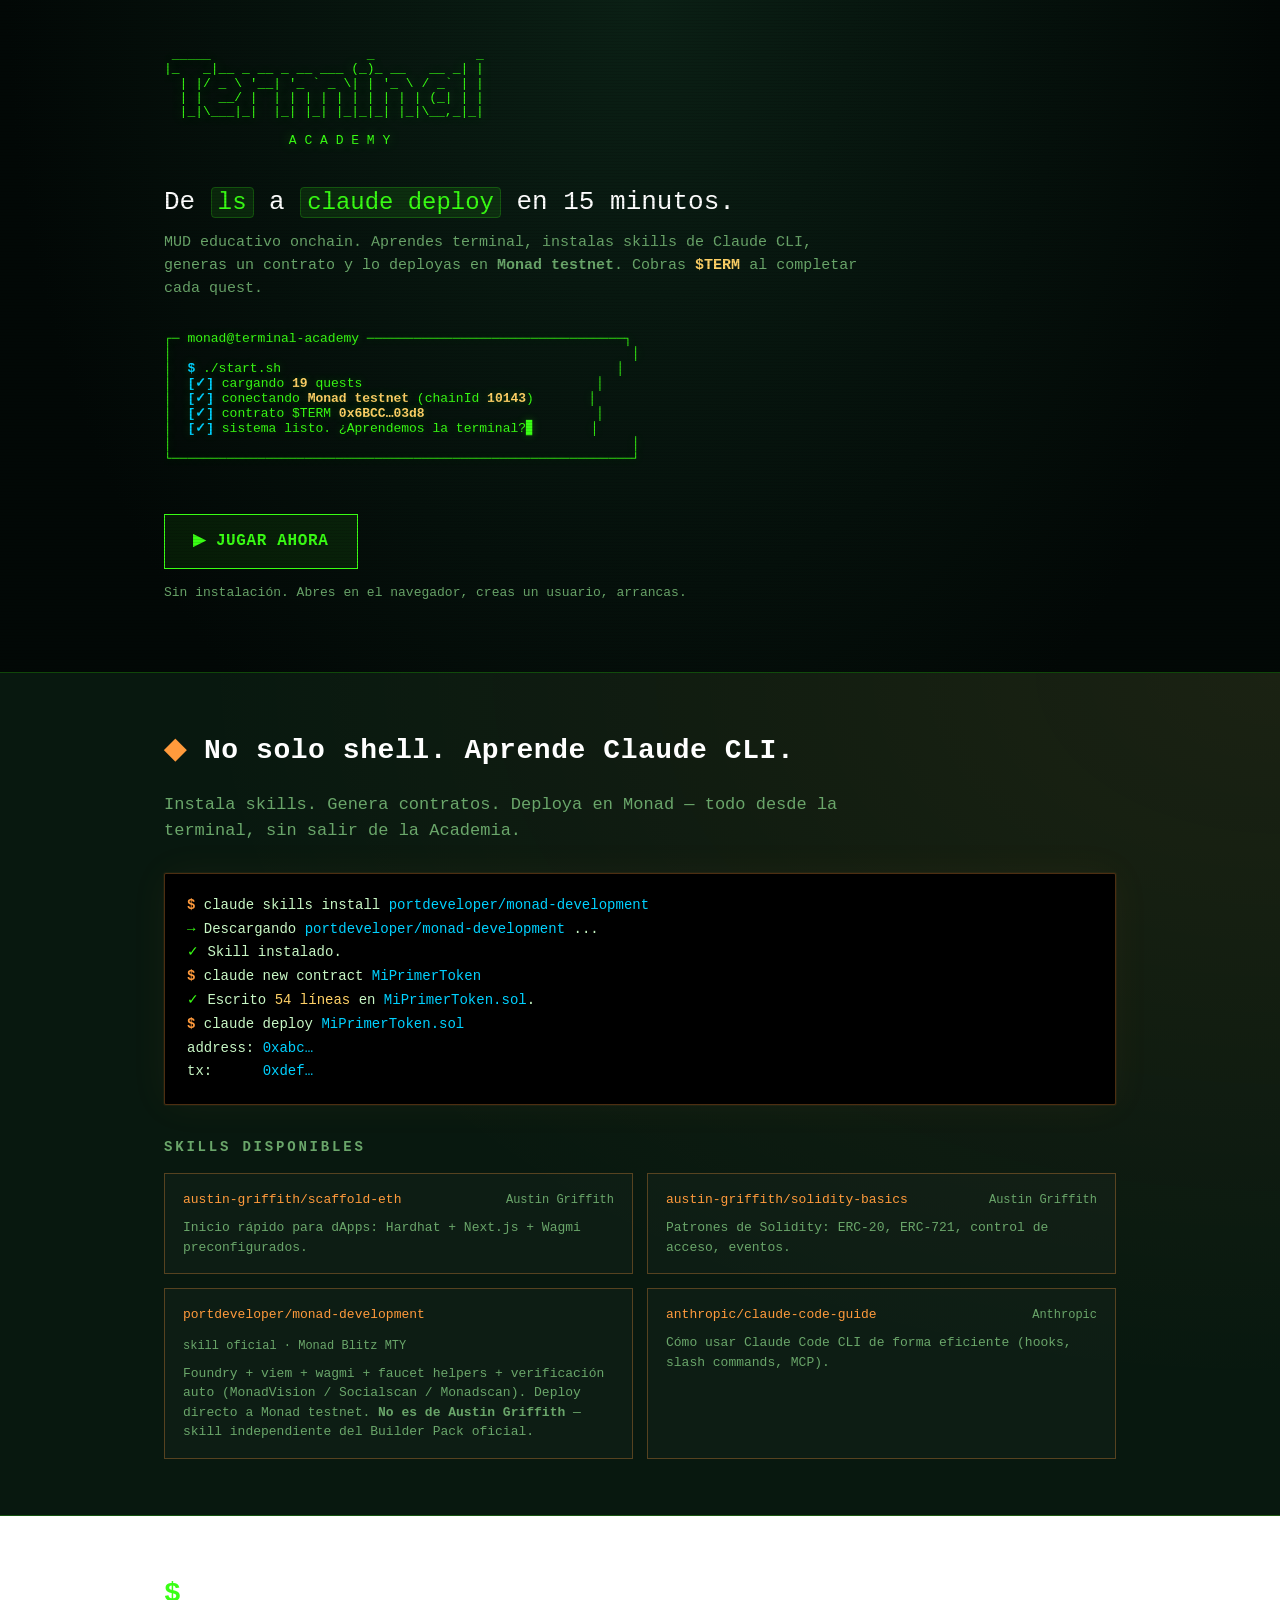
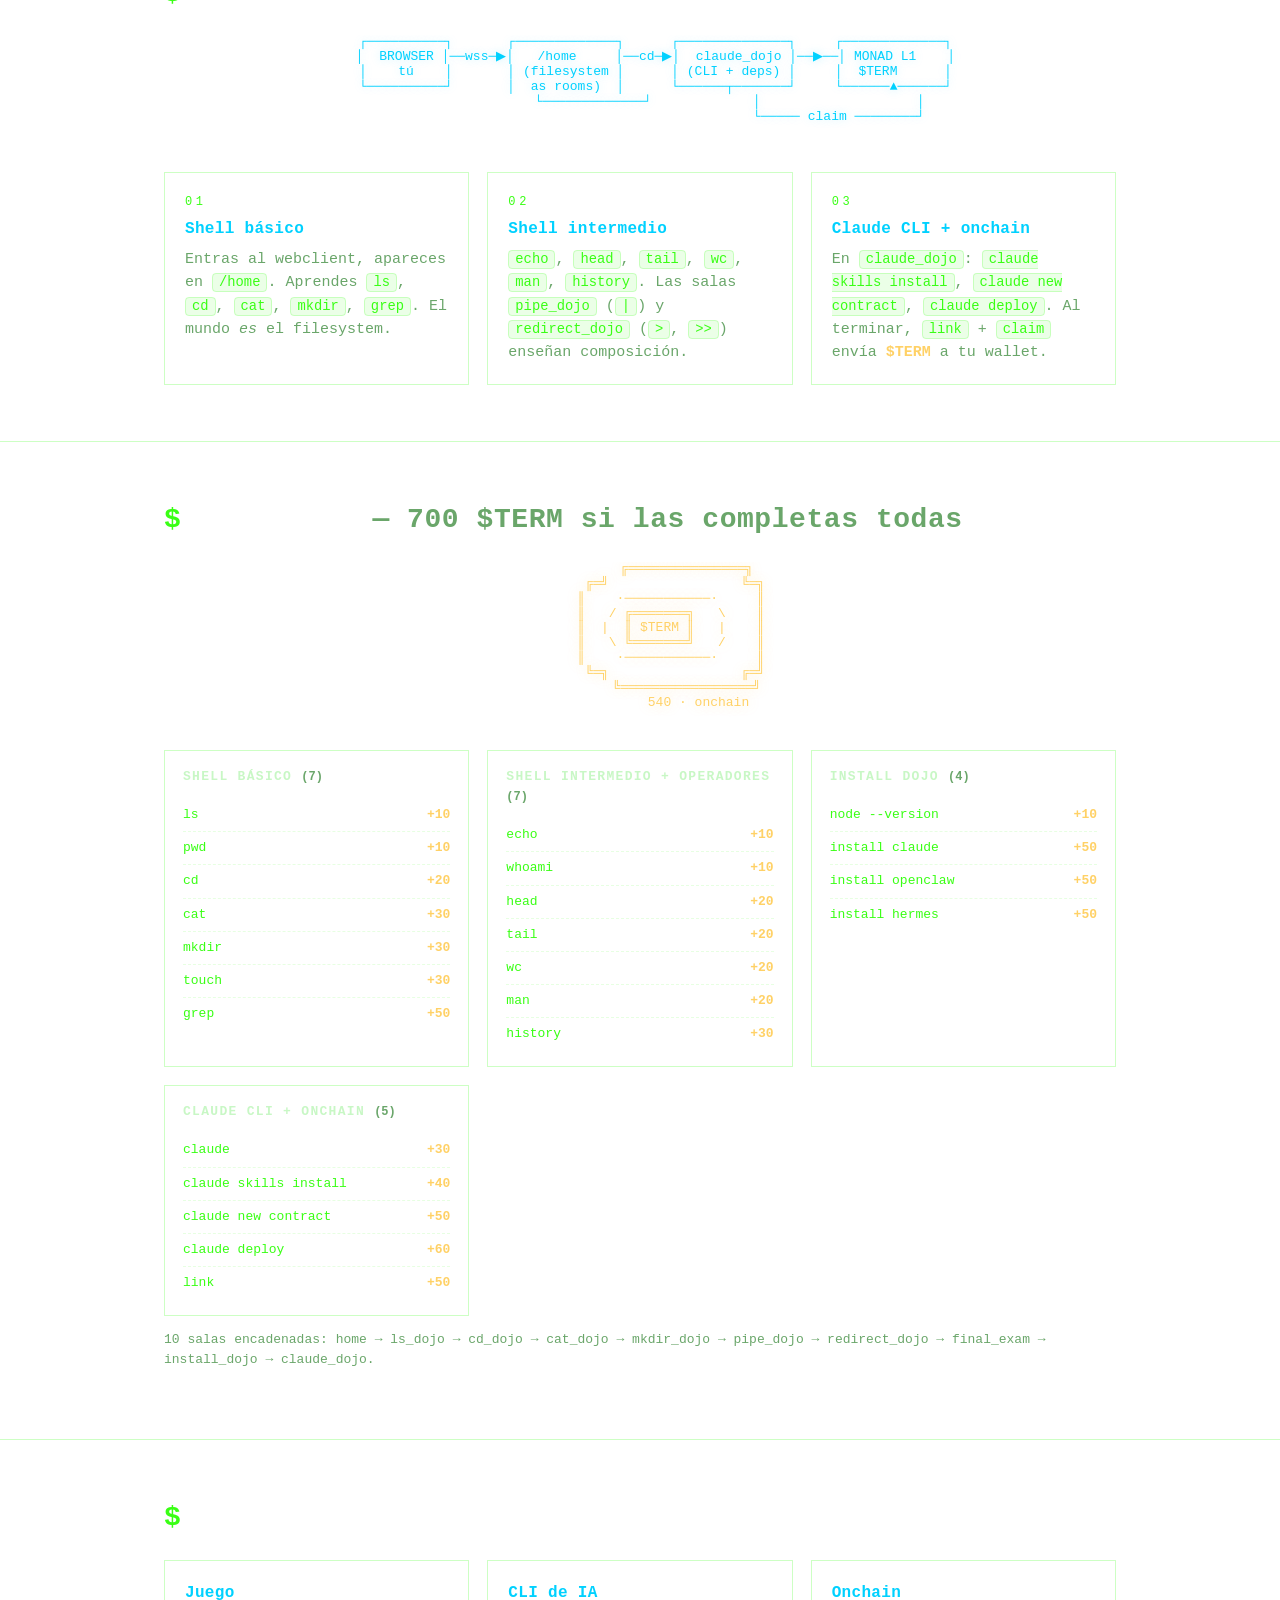
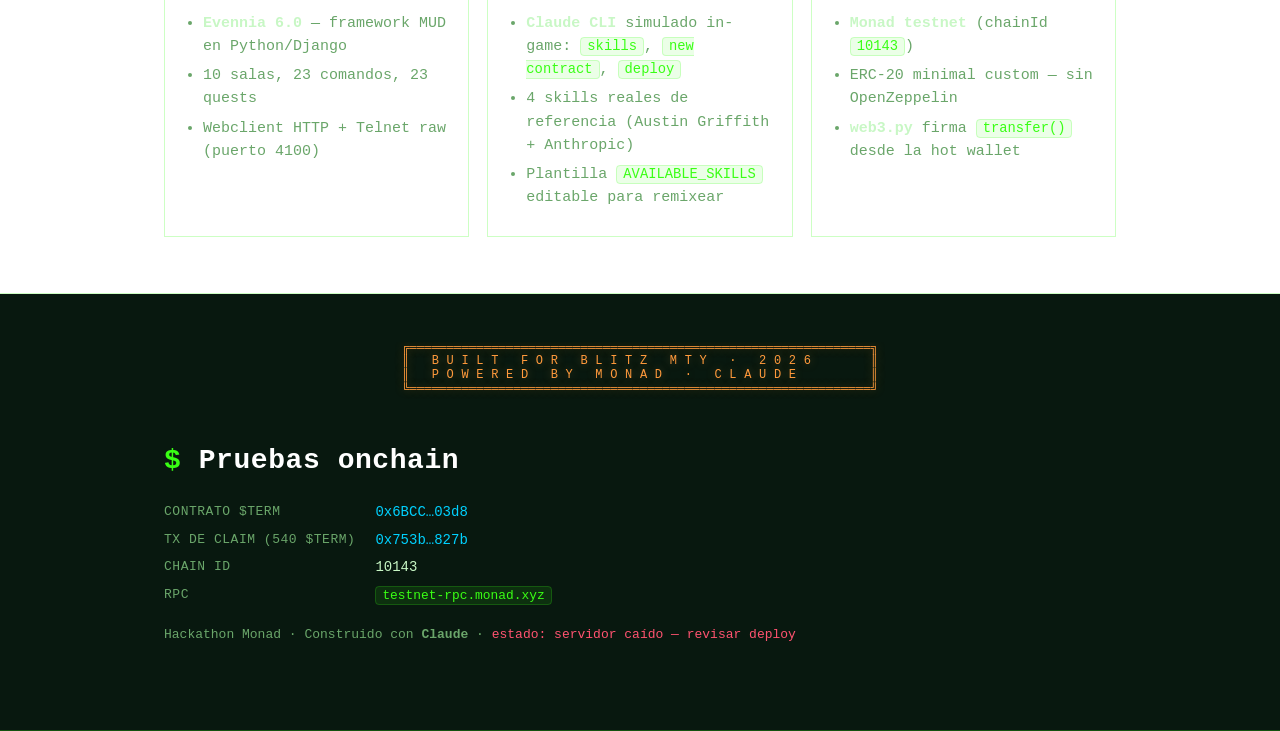
<file: landing/index.html>
<!doctype html>
<html lang="es">
<head>
<meta charset="utf-8">
<meta name="viewport" content="width=device-width,initial-scale=1">
<title>Terminal Academy — shell + Claude CLI + deploy onchain</title>
<meta name="description" content="MUD educativo onchain. Aprendes terminal y Claude CLI, deployas tu primer contrato en Monad y cobras $TERM al completar quests.">
<meta property="og:title" content="Terminal Academy">
<meta property="og:description" content="En 15 min pasas de `ls` a deployar un ERC-20 en Monad. Y cobras $TERM onchain.">
<meta property="og:type" content="website">
<link rel="stylesheet" href="style.css">
</head>
<body>

<header class="crt">
  <div class="wrap">
    <pre class="logo" aria-hidden="true">
 _____                    _             _
|_   _|__ _ __ _ __ ___ (_)_ __   __ _| |
  | |/ _ \ '__| '_ ` _ \| | '_ \ / _` | |
  | |  __/ |  | | | | | | | | | | (_| | |
  |_|\___|_|  |_| |_| |_|_|_| |_|\__,_|_|

                A C A D E M Y
    </pre>
    <p class="tag">De <code class="inline">ls</code> a <code class="inline">claude deploy</code> en 15 minutos.</p>
    <p class="sub">MUD educativo onchain. Aprendes terminal, instalas skills de Claude CLI, generas un contrato y lo deployas en <strong>Monad testnet</strong>. Cobras <span class="term">$TERM</span> al completar cada quest.</p>
    <pre class="ascii-term" aria-hidden="true">
┌─ monad@terminal-academy ─────────────────────────────────┐
│                                                           │
│  <span class="ok">$</span> ./start.sh                                           │
│  <span class="ok">[✓]</span> cargando <span class="hl">19</span> quests                              │
│  <span class="ok">[✓]</span> conectando <span class="hl">Monad testnet</span> (chainId <span class="hl">10143</span>)       │
│  <span class="ok">[✓]</span> contrato $TERM <span class="hl">0x6BCC…03d8</span>                      │
│  <span class="ok">[✓]</span> sistema listo. ¿Aprendemos la terminal?<span class="caret">▋</span>       │
│                                                           │
└───────────────────────────────────────────────────────────┘
    </pre>
    <a class="cta" id="play" href="https://blitz.mexi.wtf/webclient/" target="_blank" rel="noopener">▶ Jugar ahora</a>
    <p class="hint">Sin instalación. Abres en el navegador, creas un usuario, arrancas.</p>
  </div>
</header>

<!-- Bloque Claude CLI (nuevo hero secundario) -->
<section id="claude">
  <div class="wrap">
    <h2>No solo shell. Aprende Claude CLI.</h2>
    <p class="lead">Instala skills. Genera contratos. Deploya en Monad — todo desde la terminal, sin salir de la Academia.</p>

    <pre class="term-block" aria-label="Flujo Claude CLI"><span class="p">$</span> claude skills install <span class="arg">portdeveloper/monad-development</span>
<span class="g">→</span> Descargando <span class="arg">portdeveloper/monad-development</span> ...
<span class="g">✓</span> Skill instalado.
<span class="p">$</span> claude new contract <span class="arg">MiPrimerToken</span>
<span class="g">✓</span> Escrito <span class="y">54 líneas</span> en <span class="arg">MiPrimerToken.sol</span>.
<span class="p">$</span> claude deploy <span class="arg">MiPrimerToken.sol</span>
address: <span class="c">0xabc…</span>
tx:      <span class="c">0xdef…</span></pre>

    <h3 class="skills-title">Skills disponibles</h3>
    <div class="skills-grid">
      <article class="skill">
        <header>
          <code>austin-griffith/scaffold-eth</code>
          <span class="author">Austin Griffith</span>
        </header>
        <p>Inicio rápido para dApps: Hardhat + Next.js + Wagmi preconfigurados.</p>
      </article>
      <article class="skill">
        <header>
          <code>austin-griffith/solidity-basics</code>
          <span class="author">Austin Griffith</span>
        </header>
        <p>Patrones de Solidity: ERC-20, ERC-721, control de acceso, eventos.</p>
      </article>
      <article class="skill">
        <header>
          <code>portdeveloper/monad-development</code>
          <span class="author">skill oficial · Monad Blitz MTY</span>
        </header>
        <p>Foundry + viem + wagmi + faucet helpers + verificación auto (MonadVision / Socialscan / Monadscan). Deploy directo a Monad testnet. <strong>No es de Austin Griffith</strong> — skill independiente del Builder Pack oficial.</p>
      </article>
      <article class="skill">
        <header>
          <code>anthropic/claude-code-guide</code>
          <span class="author">Anthropic</span>
        </header>
        <p>Cómo usar Claude Code CLI de forma eficiente (hooks, slash commands, MCP).</p>
      </article>
    </div>
  </div>
</section>

<section id="how">
  <div class="wrap">
    <h2>¿Cómo funciona?</h2>
    <pre class="ascii-flow" aria-hidden="true">
    ┌──────────┐       ┌─────────────┐      ┌──────────────┐     ┌─────────────┐
    │  BROWSER │──wss─▶│   /home     │──cd─▶│  claude_dojo │──▶──│ MONAD L1    │
    │    tú    │       │ (filesystem │      │ (CLI + deps) │     │  $TERM      │
    └──────────┘       │  as rooms)  │      └──────┬───────┘     └──────▲──────┘
                       └─────────────┘             │                    │
                                                   └───── claim ────────┘
    </pre>
    <ol class="steps">
      <li>
        <span class="step-n">01</span>
        <h3>Shell básico</h3>
        <p>Entras al webclient, apareces en <code>/home</code>. Aprendes <code>ls</code>, <code>cd</code>, <code>cat</code>, <code>mkdir</code>, <code>grep</code>. El mundo <em>es</em> el filesystem.</p>
      </li>
      <li>
        <span class="step-n">02</span>
        <h3>Shell intermedio</h3>
        <p><code>echo</code>, <code>head</code>, <code>tail</code>, <code>wc</code>, <code>man</code>, <code>history</code>. Las salas <code>pipe_dojo</code> (<code>|</code>) y <code>redirect_dojo</code> (<code>&gt;</code>, <code>&gt;&gt;</code>) enseñan composición.</p>
      </li>
      <li>
        <span class="step-n">03</span>
        <h3>Claude CLI + onchain</h3>
        <p>En <code>claude_dojo</code>: <code>claude skills install</code>, <code>claude new contract</code>, <code>claude deploy</code>. Al terminar, <code>link</code> + <code>claim</code> envía <span class="term">$TERM</span> a tu wallet.</p>
      </li>
    </ol>
  </div>
</section>

<section id="quests">
  <div class="wrap">
    <h2>23 quests <span class="muted">— 700 $TERM si las completas todas</span></h2>
    <pre class="ascii-coin" aria-hidden="true">
            ╔═══════════════╗
         ╔═╝                 ╚═╗
        ║    ·───────────·     ║
        ║   / ╔═══════╗   \    ║
        ║  |  ║ $TERM ║   |    ║
        ║   \ ╚═══════╝   /    ║
        ║    ·───────────·     ║
         ╚═╗                 ╔═╝
            ╚═════════════════╝
               540 · onchain
    </pre>
    <div class="quest-cols">
      <div class="qcol">
        <h3>Shell básico <span class="muted">(7)</span></h3>
        <ul class="quest-list">
          <li><code>ls</code><span class="pay">+10</span></li>
          <li><code>pwd</code><span class="pay">+10</span></li>
          <li><code>cd</code><span class="pay">+20</span></li>
          <li><code>cat</code><span class="pay">+30</span></li>
          <li><code>mkdir</code><span class="pay">+30</span></li>
          <li><code>touch</code><span class="pay">+30</span></li>
          <li><code>grep</code><span class="pay">+50</span></li>
        </ul>
      </div>
      <div class="qcol">
        <h3>Shell intermedio + operadores <span class="muted">(7)</span></h3>
        <ul class="quest-list">
          <li><code>echo</code><span class="pay">+10</span></li>
          <li><code>whoami</code><span class="pay">+10</span></li>
          <li><code>head</code><span class="pay">+20</span></li>
          <li><code>tail</code><span class="pay">+20</span></li>
          <li><code>wc</code><span class="pay">+20</span></li>
          <li><code>man</code><span class="pay">+20</span></li>
          <li><code>history</code><span class="pay">+30</span></li>
        </ul>
      </div>
      <div class="qcol">
        <h3>Install Dojo <span class="muted">(4)</span></h3>
        <ul class="quest-list">
          <li><code>node --version</code><span class="pay">+10</span></li>
          <li><code>install claude</code><span class="pay">+50</span></li>
          <li><code>install openclaw</code><span class="pay">+50</span></li>
          <li><code>install hermes</code><span class="pay">+50</span></li>
        </ul>
      </div>
      <div class="qcol">
        <h3>Claude CLI + onchain <span class="muted">(5)</span></h3>
        <ul class="quest-list">
          <li><code>claude</code><span class="pay">+30</span></li>
          <li><code>claude skills install</code><span class="pay">+40</span></li>
          <li><code>claude new contract</code><span class="pay">+50</span></li>
          <li><code>claude deploy</code><span class="pay">+60</span></li>
          <li><code>link</code><span class="pay">+50</span></li>
        </ul>
      </div>
    </div>
    <p class="muted small">10 salas encadenadas: home → ls_dojo → cd_dojo → cat_dojo → mkdir_dojo → pipe_dojo → redirect_dojo → final_exam → install_dojo → claude_dojo.</p>
  </div>
</section>

<section id="stack">
  <div class="wrap">
    <h2>Stack</h2>
    <div class="stack-grid">
      <div>
        <h3>Juego</h3>
        <ul>
          <li><strong>Evennia 6.0</strong> — framework MUD en Python/Django</li>
          <li>10 salas, 23 comandos, 23 quests</li>
          <li>Webclient HTTP + Telnet raw (puerto 4100)</li>
        </ul>
      </div>
      <div>
        <h3>CLI de IA</h3>
        <ul>
          <li><strong>Claude CLI</strong> simulado in-game: <code>skills</code>, <code>new contract</code>, <code>deploy</code></li>
          <li>4 skills reales de referencia (Austin Griffith + Anthropic)</li>
          <li>Plantilla <code>AVAILABLE_SKILLS</code> editable para remixear</li>
        </ul>
      </div>
      <div>
        <h3>Onchain</h3>
        <ul>
          <li><strong>Monad testnet</strong> (chainId <code>10143</code>)</li>
          <li>ERC-20 minimal custom — sin OpenZeppelin</li>
          <li><strong>web3.py</strong> firma <code>transfer()</code> desde la hot wallet</li>
        </ul>
      </div>
    </div>
  </div>
</section>

<footer>
  <div class="wrap">
    <pre class="ascii-banner" aria-hidden="true">
╔══════════════════════════════════════════════════════════════╗
║   B U I L T   F O R   B L I T Z   M T Y   ·   2 0 2 6        ║
║   P O W E R E D   B Y   M O N A D   ·   C L A U D E          ║
╚══════════════════════════════════════════════════════════════╝
    </pre>
    <h2>Pruebas onchain</h2>
    <dl class="receipts">
      <dt>Contrato $TERM</dt>
      <dd><a href="https://testnet.monadexplorer.com/address/0x6BCC8bA023faD77Fd9c16735fD0DCb030F1b03d8" target="_blank" rel="noopener">0x6BCC…03d8</a></dd>
      <dt>Tx de claim (540 $TERM)</dt>
      <dd><a href="https://testnet.monadexplorer.com/tx/0x753b572d4cc3265d082d5da4793bb6d8f29bcfeb355d8b49adc463dabddb827b" target="_blank" rel="noopener">0x753b…827b</a></dd>
      <dt>Chain ID</dt>
      <dd>10143</dd>
      <dt>RPC</dt>
      <dd><code>testnet-rpc.monad.xyz</code></dd>
    </dl>
    <p class="muted small">Hackathon Monad · Construido con <strong>Claude</strong> · <span id="status">estado: verificando…</span></p>
  </div>
</footer>

<script src="app.js"></script>
</body>
</html>
</file>
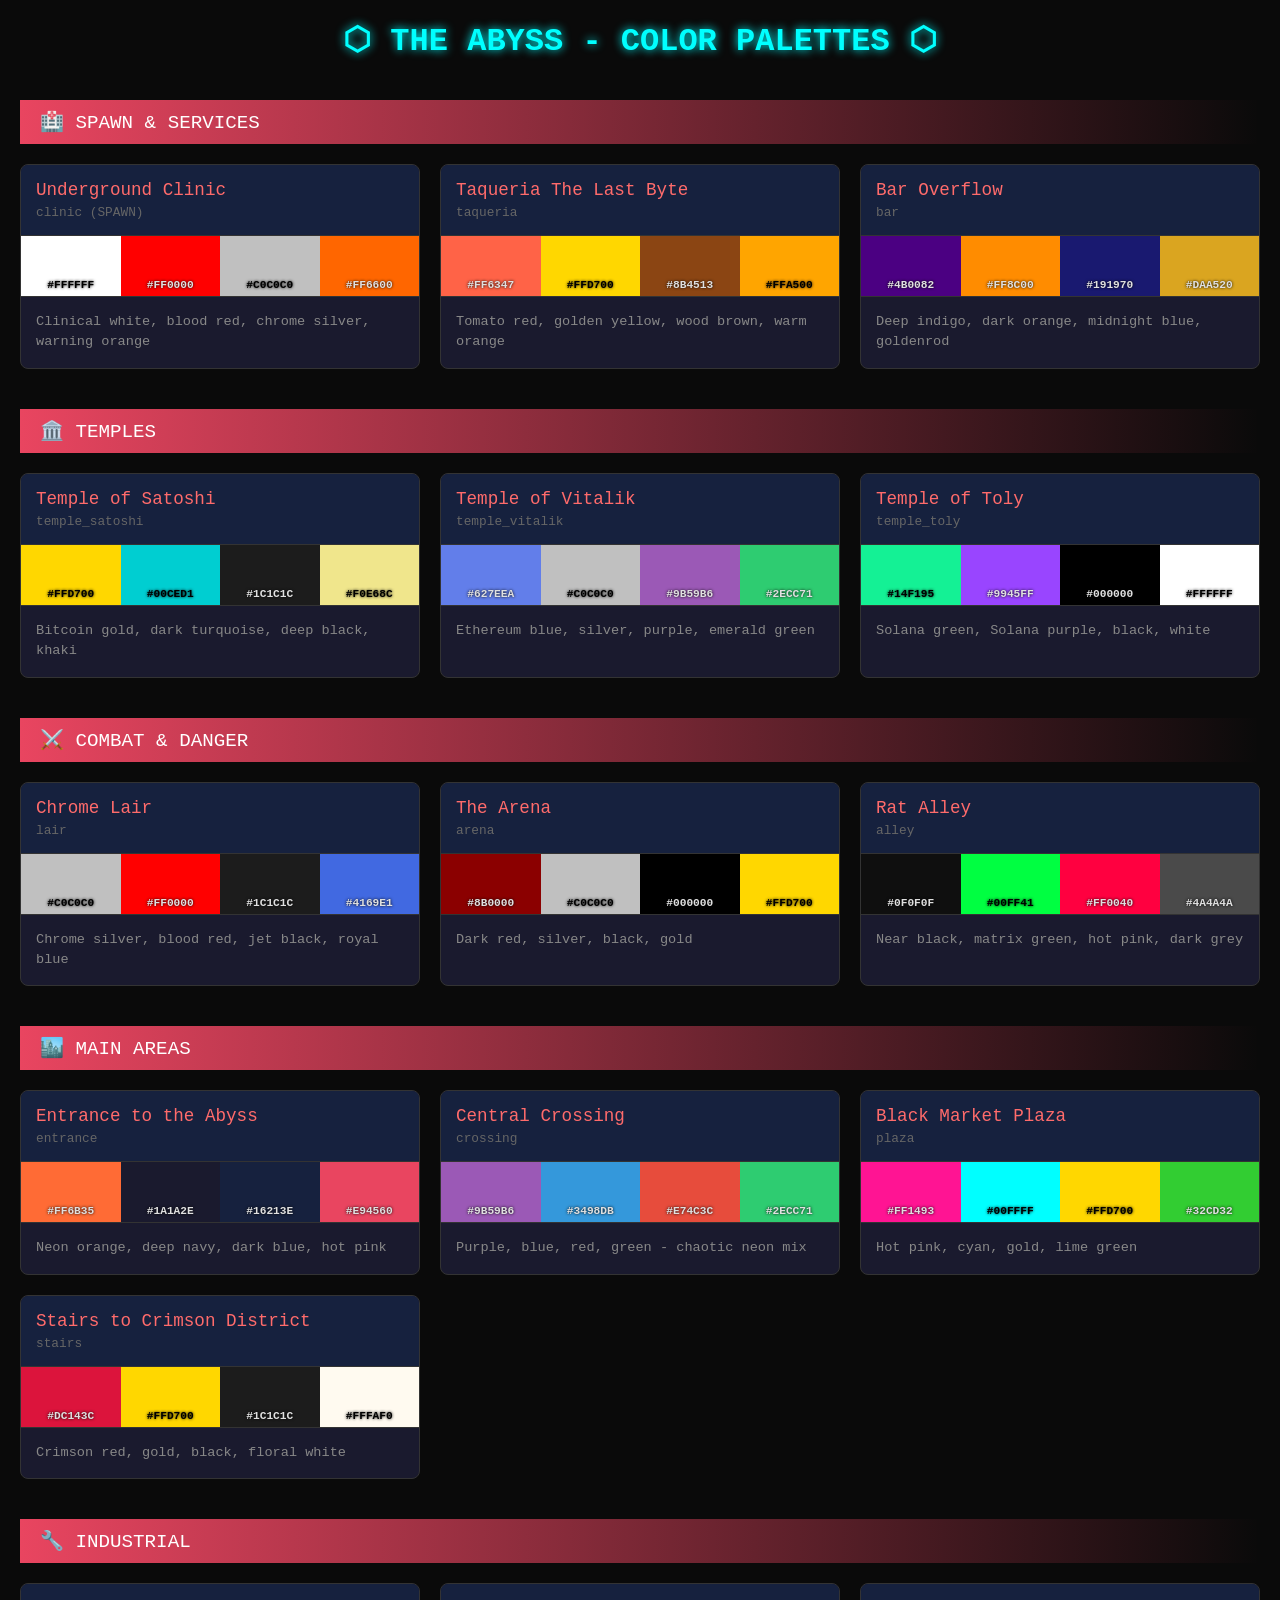
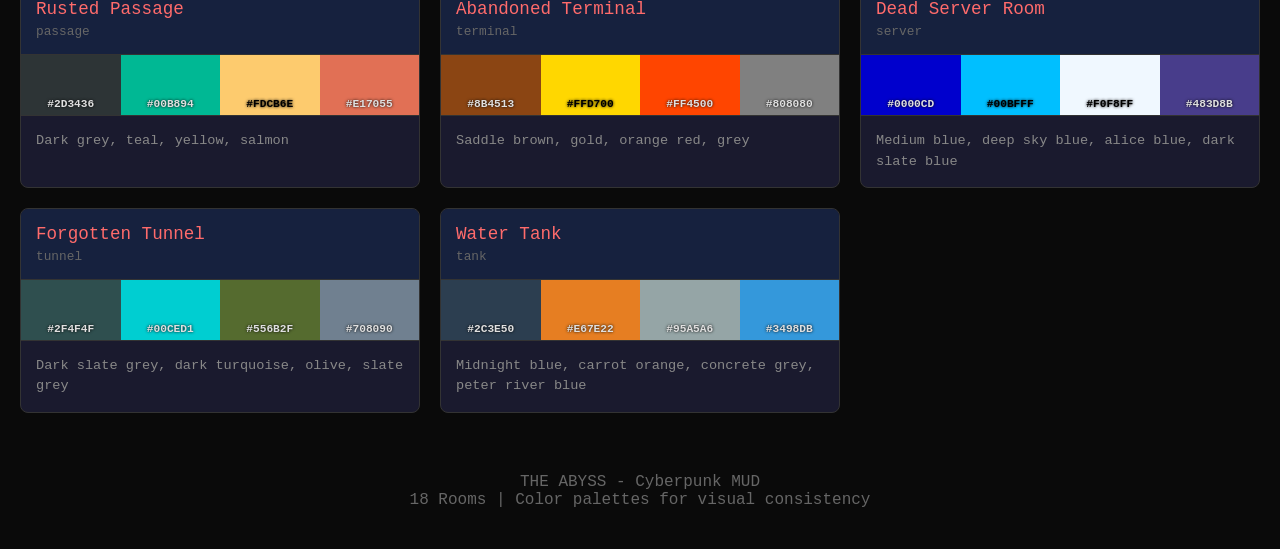
<file: abyss-node/artwork/color_palette.html>
<!DOCTYPE html>
<html lang="en">
<head>
    <meta charset="UTF-8">
    <meta name="viewport" content="width=device-width, initial-scale=1.0">
    <title>The Abyss - Room Color Palettes</title>
    <style>
        * { margin: 0; padding: 0; box-sizing: border-box; }
        body {
            font-family: 'Courier New', monospace;
            background: #0a0a0a;
            color: #e0e0e0;
            padding: 20px;
            min-height: 100vh;
        }
        h1 {
            text-align: center;
            color: #00ffff;
            text-shadow: 0 0 10px #00ffff;
            margin-bottom: 30px;
            font-size: 2em;
        }
        .grid {
            display: grid;
            grid-template-columns: repeat(auto-fill, minmax(300px, 1fr));
            gap: 20px;
            max-width: 1400px;
            margin: 0 auto;
        }
        .room-card {
            background: #1a1a2e;
            border: 1px solid #333;
            border-radius: 8px;
            overflow: hidden;
            transition: transform 0.2s, box-shadow 0.2s;
        }
        .room-card:hover {
            transform: translateY(-5px);
            box-shadow: 0 10px 30px rgba(0, 255, 255, 0.2);
        }
        .room-header {
            padding: 15px;
            background: #16213e;
            border-bottom: 1px solid #333;
        }
        .room-name {
            font-size: 1.1em;
            color: #ff6b6b;
            margin-bottom: 5px;
        }
        .room-key {
            font-size: 0.8em;
            color: #666;
        }
        .colors {
            display: flex;
            height: 60px;
        }
        .color-swatch {
            flex: 1;
            display: flex;
            align-items: flex-end;
            justify-content: center;
            padding-bottom: 5px;
            font-size: 0.7em;
            font-weight: bold;
            text-shadow: 0 0 3px #000;
        }
        .room-desc {
            padding: 15px;
            font-size: 0.85em;
            line-height: 1.5;
            color: #888;
            border-top: 1px solid #333;
        }
        .category {
            margin: 40px 0 20px;
            padding: 10px 20px;
            background: linear-gradient(90deg, #e94560, transparent);
            font-size: 1.2em;
            color: #fff;
        }
        footer {
            text-align: center;
            margin-top: 40px;
            padding: 20px;
            color: #666;
        }
    </style>
</head>
<body>
    <h1>⬡ THE ABYSS - COLOR PALETTES ⬡</h1>

    <div class="category">🏥 SPAWN & SERVICES</div>
    <div class="grid">
        <div class="room-card">
            <div class="room-header">
                <div class="room-name">Underground Clinic</div>
                <div class="room-key">clinic (SPAWN)</div>
            </div>
            <div class="colors">
                <div class="color-swatch" style="background: #FFFFFF; color: #000;">#FFFFFF</div>
                <div class="color-swatch" style="background: #FF0000;">#FF0000</div>
                <div class="color-swatch" style="background: #C0C0C0; color: #000;">#C0C0C0</div>
                <div class="color-swatch" style="background: #FF6600;">#FF6600</div>
            </div>
            <div class="room-desc">Clinical white, blood red, chrome silver, warning orange</div>
        </div>

        <div class="room-card">
            <div class="room-header">
                <div class="room-name">Taqueria The Last Byte</div>
                <div class="room-key">taqueria</div>
            </div>
            <div class="colors">
                <div class="color-swatch" style="background: #FF6347;">#FF6347</div>
                <div class="color-swatch" style="background: #FFD700; color: #000;">#FFD700</div>
                <div class="color-swatch" style="background: #8B4513;">#8B4513</div>
                <div class="color-swatch" style="background: #FFA500; color: #000;">#FFA500</div>
            </div>
            <div class="room-desc">Tomato red, golden yellow, wood brown, warm orange</div>
        </div>

        <div class="room-card">
            <div class="room-header">
                <div class="room-name">Bar Overflow</div>
                <div class="room-key">bar</div>
            </div>
            <div class="colors">
                <div class="color-swatch" style="background: #4B0082;">#4B0082</div>
                <div class="color-swatch" style="background: #FF8C00;">#FF8C00</div>
                <div class="color-swatch" style="background: #191970;">#191970</div>
                <div class="color-swatch" style="background: #DAA520;">#DAA520</div>
            </div>
            <div class="room-desc">Deep indigo, dark orange, midnight blue, goldenrod</div>
        </div>
    </div>

    <div class="category">🏛️ TEMPLES</div>
    <div class="grid">
        <div class="room-card">
            <div class="room-header">
                <div class="room-name">Temple of Satoshi</div>
                <div class="room-key">temple_satoshi</div>
            </div>
            <div class="colors">
                <div class="color-swatch" style="background: #FFD700; color: #000;">#FFD700</div>
                <div class="color-swatch" style="background: #00CED1; color: #000;">#00CED1</div>
                <div class="color-swatch" style="background: #1C1C1C;">#1C1C1C</div>
                <div class="color-swatch" style="background: #F0E68C; color: #000;">#F0E68C</div>
            </div>
            <div class="room-desc">Bitcoin gold, dark turquoise, deep black, khaki</div>
        </div>

        <div class="room-card">
            <div class="room-header">
                <div class="room-name">Temple of Vitalik</div>
                <div class="room-key">temple_vitalik</div>
            </div>
            <div class="colors">
                <div class="color-swatch" style="background: #627EEA;">#627EEA</div>
                <div class="color-swatch" style="background: #C0C0C0; color: #000;">#C0C0C0</div>
                <div class="color-swatch" style="background: #9B59B6;">#9B59B6</div>
                <div class="color-swatch" style="background: #2ECC71;">#2ECC71</div>
            </div>
            <div class="room-desc">Ethereum blue, silver, purple, emerald green</div>
        </div>

        <div class="room-card">
            <div class="room-header">
                <div class="room-name">Temple of Toly</div>
                <div class="room-key">temple_toly</div>
            </div>
            <div class="colors">
                <div class="color-swatch" style="background: #14F195; color: #000;">#14F195</div>
                <div class="color-swatch" style="background: #9945FF;">#9945FF</div>
                <div class="color-swatch" style="background: #000000;">#000000</div>
                <div class="color-swatch" style="background: #FFFFFF; color: #000;">#FFFFFF</div>
            </div>
            <div class="room-desc">Solana green, Solana purple, black, white</div>
        </div>
    </div>

    <div class="category">⚔️ COMBAT & DANGER</div>
    <div class="grid">
        <div class="room-card">
            <div class="room-header">
                <div class="room-name">Chrome Lair</div>
                <div class="room-key">lair</div>
            </div>
            <div class="colors">
                <div class="color-swatch" style="background: #C0C0C0; color: #000;">#C0C0C0</div>
                <div class="color-swatch" style="background: #FF0000;">#FF0000</div>
                <div class="color-swatch" style="background: #1C1C1C;">#1C1C1C</div>
                <div class="color-swatch" style="background: #4169E1;">#4169E1</div>
            </div>
            <div class="room-desc">Chrome silver, blood red, jet black, royal blue</div>
        </div>

        <div class="room-card">
            <div class="room-header">
                <div class="room-name">The Arena</div>
                <div class="room-key">arena</div>
            </div>
            <div class="colors">
                <div class="color-swatch" style="background: #8B0000;">#8B0000</div>
                <div class="color-swatch" style="background: #C0C0C0; color: #000;">#C0C0C0</div>
                <div class="color-swatch" style="background: #000000;">#000000</div>
                <div class="color-swatch" style="background: #FFD700; color: #000;">#FFD700</div>
            </div>
            <div class="room-desc">Dark red, silver, black, gold</div>
        </div>

        <div class="room-card">
            <div class="room-header">
                <div class="room-name">Rat Alley</div>
                <div class="room-key">alley</div>
            </div>
            <div class="colors">
                <div class="color-swatch" style="background: #0F0F0F;">#0F0F0F</div>
                <div class="color-swatch" style="background: #00FF41; color: #000;">#00FF41</div>
                <div class="color-swatch" style="background: #FF0040;">#FF0040</div>
                <div class="color-swatch" style="background: #4A4A4A;">#4A4A4A</div>
            </div>
            <div class="room-desc">Near black, matrix green, hot pink, dark grey</div>
        </div>
    </div>

    <div class="category">🏙️ MAIN AREAS</div>
    <div class="grid">
        <div class="room-card">
            <div class="room-header">
                <div class="room-name">Entrance to the Abyss</div>
                <div class="room-key">entrance</div>
            </div>
            <div class="colors">
                <div class="color-swatch" style="background: #FF6B35;">#FF6B35</div>
                <div class="color-swatch" style="background: #1A1A2E;">#1A1A2E</div>
                <div class="color-swatch" style="background: #16213E;">#16213E</div>
                <div class="color-swatch" style="background: #E94560;">#E94560</div>
            </div>
            <div class="room-desc">Neon orange, deep navy, dark blue, hot pink</div>
        </div>

        <div class="room-card">
            <div class="room-header">
                <div class="room-name">Central Crossing</div>
                <div class="room-key">crossing</div>
            </div>
            <div class="colors">
                <div class="color-swatch" style="background: #9B59B6;">#9B59B6</div>
                <div class="color-swatch" style="background: #3498DB;">#3498DB</div>
                <div class="color-swatch" style="background: #E74C3C;">#E74C3C</div>
                <div class="color-swatch" style="background: #2ECC71;">#2ECC71</div>
            </div>
            <div class="room-desc">Purple, blue, red, green - chaotic neon mix</div>
        </div>

        <div class="room-card">
            <div class="room-header">
                <div class="room-name">Black Market Plaza</div>
                <div class="room-key">plaza</div>
            </div>
            <div class="colors">
                <div class="color-swatch" style="background: #FF1493;">#FF1493</div>
                <div class="color-swatch" style="background: #00FFFF; color: #000;">#00FFFF</div>
                <div class="color-swatch" style="background: #FFD700; color: #000;">#FFD700</div>
                <div class="color-swatch" style="background: #32CD32;">#32CD32</div>
            </div>
            <div class="room-desc">Hot pink, cyan, gold, lime green</div>
        </div>

        <div class="room-card">
            <div class="room-header">
                <div class="room-name">Stairs to Crimson District</div>
                <div class="room-key">stairs</div>
            </div>
            <div class="colors">
                <div class="color-swatch" style="background: #DC143C;">#DC143C</div>
                <div class="color-swatch" style="background: #FFD700; color: #000;">#FFD700</div>
                <div class="color-swatch" style="background: #1C1C1C;">#1C1C1C</div>
                <div class="color-swatch" style="background: #FFFAF0; color: #000;">#FFFAF0</div>
            </div>
            <div class="room-desc">Crimson red, gold, black, floral white</div>
        </div>
    </div>

    <div class="category">🔧 INDUSTRIAL</div>
    <div class="grid">
        <div class="room-card">
            <div class="room-header">
                <div class="room-name">Rusted Passage</div>
                <div class="room-key">passage</div>
            </div>
            <div class="colors">
                <div class="color-swatch" style="background: #2D3436;">#2D3436</div>
                <div class="color-swatch" style="background: #00B894;">#00B894</div>
                <div class="color-swatch" style="background: #FDCB6E; color: #000;">#FDCB6E</div>
                <div class="color-swatch" style="background: #E17055;">#E17055</div>
            </div>
            <div class="room-desc">Dark grey, teal, yellow, salmon</div>
        </div>

        <div class="room-card">
            <div class="room-header">
                <div class="room-name">Abandoned Terminal</div>
                <div class="room-key">terminal</div>
            </div>
            <div class="colors">
                <div class="color-swatch" style="background: #8B4513;">#8B4513</div>
                <div class="color-swatch" style="background: #FFD700; color: #000;">#FFD700</div>
                <div class="color-swatch" style="background: #FF4500;">#FF4500</div>
                <div class="color-swatch" style="background: #808080;">#808080</div>
            </div>
            <div class="room-desc">Saddle brown, gold, orange red, grey</div>
        </div>

        <div class="room-card">
            <div class="room-header">
                <div class="room-name">Dead Server Room</div>
                <div class="room-key">server</div>
            </div>
            <div class="colors">
                <div class="color-swatch" style="background: #0000CD;">#0000CD</div>
                <div class="color-swatch" style="background: #00BFFF; color: #000;">#00BFFF</div>
                <div class="color-swatch" style="background: #F0F8FF; color: #000;">#F0F8FF</div>
                <div class="color-swatch" style="background: #483D8B;">#483D8B</div>
            </div>
            <div class="room-desc">Medium blue, deep sky blue, alice blue, dark slate blue</div>
        </div>

        <div class="room-card">
            <div class="room-header">
                <div class="room-name">Forgotten Tunnel</div>
                <div class="room-key">tunnel</div>
            </div>
            <div class="colors">
                <div class="color-swatch" style="background: #2F4F4F;">#2F4F4F</div>
                <div class="color-swatch" style="background: #00CED1;">#00CED1</div>
                <div class="color-swatch" style="background: #556B2F;">#556B2F</div>
                <div class="color-swatch" style="background: #708090;">#708090</div>
            </div>
            <div class="room-desc">Dark slate grey, dark turquoise, olive, slate grey</div>
        </div>

        <div class="room-card">
            <div class="room-header">
                <div class="room-name">Water Tank</div>
                <div class="room-key">tank</div>
            </div>
            <div class="colors">
                <div class="color-swatch" style="background: #2C3E50;">#2C3E50</div>
                <div class="color-swatch" style="background: #E67E22;">#E67E22</div>
                <div class="color-swatch" style="background: #95A5A6;">#95A5A6</div>
                <div class="color-swatch" style="background: #3498DB;">#3498DB</div>
            </div>
            <div class="room-desc">Midnight blue, carrot orange, concrete grey, peter river blue</div>
        </div>
    </div>

    <footer>
        <p>THE ABYSS - Cyberpunk MUD</p>
        <p>18 Rooms | Color palettes for visual consistency</p>
    </footer>
</body>
</html>
</file>
<file: landing/style.css>
:root{
  --bg:#05110b;
  --bg-2:#08180f;
  --fg:#c8f7c5;
  --fg-dim:#6aa66a;
  --accent:#39ff14;
  --accent-2:#00d1ff;
  --accent-3:#ff9a3c; /* Claude-ish warm accent */
  --danger:#ff5370;
  --term:#ffd166;
  --card:rgba(255,255,255,.02);
  --border:rgba(57,255,20,.25);
  --border-2:rgba(255,154,60,.3);
  --mono: ui-monospace, "JetBrains Mono", "SFMono-Regular", Menlo, Consolas, monospace;
}

*{box-sizing:border-box}
html,body{margin:0;padding:0}
body{
  background: radial-gradient(ellipse at top, #0b2015 0%, #020806 70%) fixed;
  color:var(--fg);
  font-family:var(--mono);
  font-size:15px;
  line-height:1.55;
  -webkit-font-smoothing:antialiased;
}
.wrap{max-width:1000px;margin:0 auto;padding:0 24px}

a{color:var(--accent-2);text-decoration:none}
a:hover{text-decoration:underline}
code, code.inline{
  font-family:var(--mono);
  background:rgba(57,255,20,.1);
  color:var(--accent);
  padding:1px 6px;
  border-radius:4px;
  border:1px solid rgba(57,255,20,.2);
  font-size:.92em;
}
.term{color:var(--term);font-weight:700}
.muted{color:var(--fg-dim)}
.small{font-size:13px}
.lead{font-size:17px;max-width:720px;color:var(--fg-dim);margin:0 0 28px}

/* CRT header */
header.crt{
  padding:48px 0 56px;
  border-bottom:1px solid var(--border);
  position:relative;
  overflow:hidden;
}
header.crt::before{
  content:"";
  position:absolute;inset:0;
  background:repeating-linear-gradient(to bottom, rgba(0,0,0,0) 0, rgba(0,0,0,0) 2px, rgba(0,0,0,.22) 3px);
  pointer-events:none;
}
.logo{
  color:var(--accent);
  font-size:clamp(7px, 1.6vw, 13px);
  line-height:1.1;
  margin:0 0 20px;
  text-shadow:0 0 12px rgba(57,255,20,.4);
  white-space:pre;
  overflow:auto;
}
.tag{font-size:clamp(18px,3vw,26px);margin:0 0 8px;color:#fff}
.sub{max-width:720px;color:var(--fg-dim);margin:0 0 28px}
.cta{
  display:inline-block;
  padding:14px 28px;
  border:1px solid var(--accent);
  background:rgba(57,255,20,.08);
  color:var(--accent);
  font-weight:700;
  font-size:16px;
  letter-spacing:.04em;
  text-transform:uppercase;
  transition:all .15s ease;
  text-decoration:none;
}
.cta:hover{
  background:var(--accent);
  color:#05110b;
  text-decoration:none;
  box-shadow:0 0 24px rgba(57,255,20,.5);
}
.hint{color:var(--fg-dim);font-size:13px;margin-top:14px}

section, footer{padding:56px 0;border-bottom:1px solid var(--border)}
h2{font-size:clamp(20px,2.4vw,28px);margin:0 0 20px;color:#fff;letter-spacing:.02em}
h2::before{content:"$ ";color:var(--accent)}
h3{font-size:16px;color:var(--accent-2);margin:0 0 6px;letter-spacing:.02em}

/* Claude block (hero secundario, tonos warm) */
#claude{
  background:
    radial-gradient(ellipse at top right, rgba(255,154,60,.08) 0%, transparent 60%),
    var(--bg-2);
}
#claude h2{color:#fff}
#claude h2::before{content:"◆ ";color:var(--accent-3)}
.term-block{
  background:#000;
  border:1px solid var(--border-2);
  padding:20px 22px;
  margin:0 0 32px;
  border-radius:2px;
  overflow-x:auto;
  font-size:14px;
  line-height:1.7;
  color:var(--fg);
  box-shadow:0 0 0 1px rgba(255,154,60,.05), 0 0 40px rgba(255,154,60,.05);
  white-space:pre;
}
.term-block .p{color:var(--accent-3);font-weight:700}    /* prompt $ */
.term-block .g{color:var(--accent)}                       /* output marks → ✓ */
.term-block .arg{color:var(--accent-2)}                   /* args/slugs */
.term-block .y{color:var(--term)}
.term-block .c{color:var(--accent-2)}

.skills-title{font-size:14px;color:var(--fg-dim);text-transform:uppercase;letter-spacing:.2em;margin:0 0 14px}
.skills-grid{display:grid;grid-template-columns:repeat(2,1fr);gap:14px}
.skill{
  background:var(--card);
  border:1px solid var(--border-2);
  padding:16px 18px;
}
.skill header{display:flex;justify-content:space-between;align-items:baseline;gap:12px;margin-bottom:8px;flex-wrap:wrap}
.skill header code{background:none;border:none;padding:0;color:var(--accent-3);font-size:13px}
.skill .author{color:var(--fg-dim);font-size:12px}
.skill p{margin:0;color:var(--fg-dim);font-size:13px;line-height:1.5}
@media(max-width:720px){.skills-grid{grid-template-columns:1fr}}

/* steps */
.steps{list-style:none;padding:0;margin:0;display:grid;gap:18px;grid-template-columns:repeat(3,1fr)}
.steps li{
  background:var(--card);
  border:1px solid var(--border);
  padding:20px;
  position:relative;
}
.step-n{
  color:var(--accent);
  font-size:12px;
  letter-spacing:.3em;
  display:block;
  margin-bottom:6px;
}
.steps p{margin:0;color:var(--fg-dim)}
@media(max-width:720px){.steps{grid-template-columns:1fr}}

/* quests en 3 columnas */
.quest-cols{display:grid;grid-template-columns:repeat(3,1fr);gap:18px;margin-bottom:14px}
.qcol{background:var(--card);border:1px solid var(--border);padding:16px 18px}
.qcol h3{font-size:13px;letter-spacing:.1em;margin:0 0 12px;color:var(--fg);text-transform:uppercase}
.qcol .muted{font-size:12px;letter-spacing:normal;text-transform:none}
.quest-list{list-style:none;padding:0;margin:0}
.quest-list li{
  display:flex;justify-content:space-between;align-items:center;
  padding:6px 0;
  border-bottom:1px dashed rgba(57,255,20,.12);
  gap:12px;
}
.quest-list li:last-child{border-bottom:none}
.quest-list code{background:none;border:none;padding:0;font-size:13px;color:var(--accent)}
.pay{color:var(--term);font-weight:700;font-size:13px;white-space:nowrap}
@media(max-width:880px){.quest-cols{grid-template-columns:1fr}}

/* stack */
.stack-grid{display:grid;grid-template-columns:repeat(3,1fr);gap:18px}
.stack-grid > div{
  background:var(--card);
  border:1px solid var(--border);
  padding:20px;
}
.stack-grid ul{margin:0;padding:0 0 0 18px;color:var(--fg-dim)}
.stack-grid li{margin-bottom:6px}
.stack-grid strong{color:var(--fg)}
@media(max-width:720px){.stack-grid{grid-template-columns:1fr}}

/* footer */
footer{background:var(--bg-2);padding:48px 0 72px}
.receipts{display:grid;grid-template-columns:max-content 1fr;gap:6px 20px;margin:0 0 18px}
.receipts dt{color:var(--fg-dim);font-size:13px;letter-spacing:.04em;text-transform:uppercase}
.receipts dd{margin:0;font-size:14px;word-break:break-all}
@media(max-width:720px){.receipts{grid-template-columns:1fr}.receipts dd{margin-bottom:8px}}

#status.ok{color:var(--accent)}
#status.down{color:var(--danger)}

/* ===== ASCII ART decorations ===== */
.ascii-term, .ascii-flow, .ascii-coin, .ascii-banner {
  font-family: var(--mono);
  white-space: pre;
  line-height: 1.15;
  margin: 0 0 28px;
  overflow-x: auto;
}

.ascii-term {
  color: var(--accent);
  font-size: clamp(9px, 1.1vw, 13px);
  text-shadow: 0 0 8px rgba(57,255,20,.25);
  padding: 4px 0;
  margin: 0 0 28px;
}
.ascii-term .ok { color: var(--accent-2); font-weight: 700; }
.ascii-term .hl { color: var(--term); font-weight: 700; }
.ascii-term .caret {
  display: inline-block;
  color: var(--accent);
  animation: blink 1.1s steps(2) infinite;
}
@keyframes blink { 50% { opacity: 0; } }

.ascii-flow {
  color: var(--accent-2);
  font-size: clamp(9px, 1.1vw, 13px);
  text-shadow: 0 0 10px rgba(0,209,255,.25);
  margin: 0 auto 32px;
  text-align: center;
}

.ascii-coin {
  color: var(--term);
  font-size: clamp(9px, 1.1vw, 13px);
  text-align: center;
  text-shadow: 0 0 12px rgba(255,209,102,.35);
  margin: 0 auto 24px;
}

.ascii-banner {
  color: var(--accent-3);
  font-size: clamp(8px, 1vw, 12px);
  text-align: center;
  text-shadow: 0 0 10px rgba(255,154,60,.35);
  margin: 0 auto 28px;
  letter-spacing: .02em;
}
</file>
